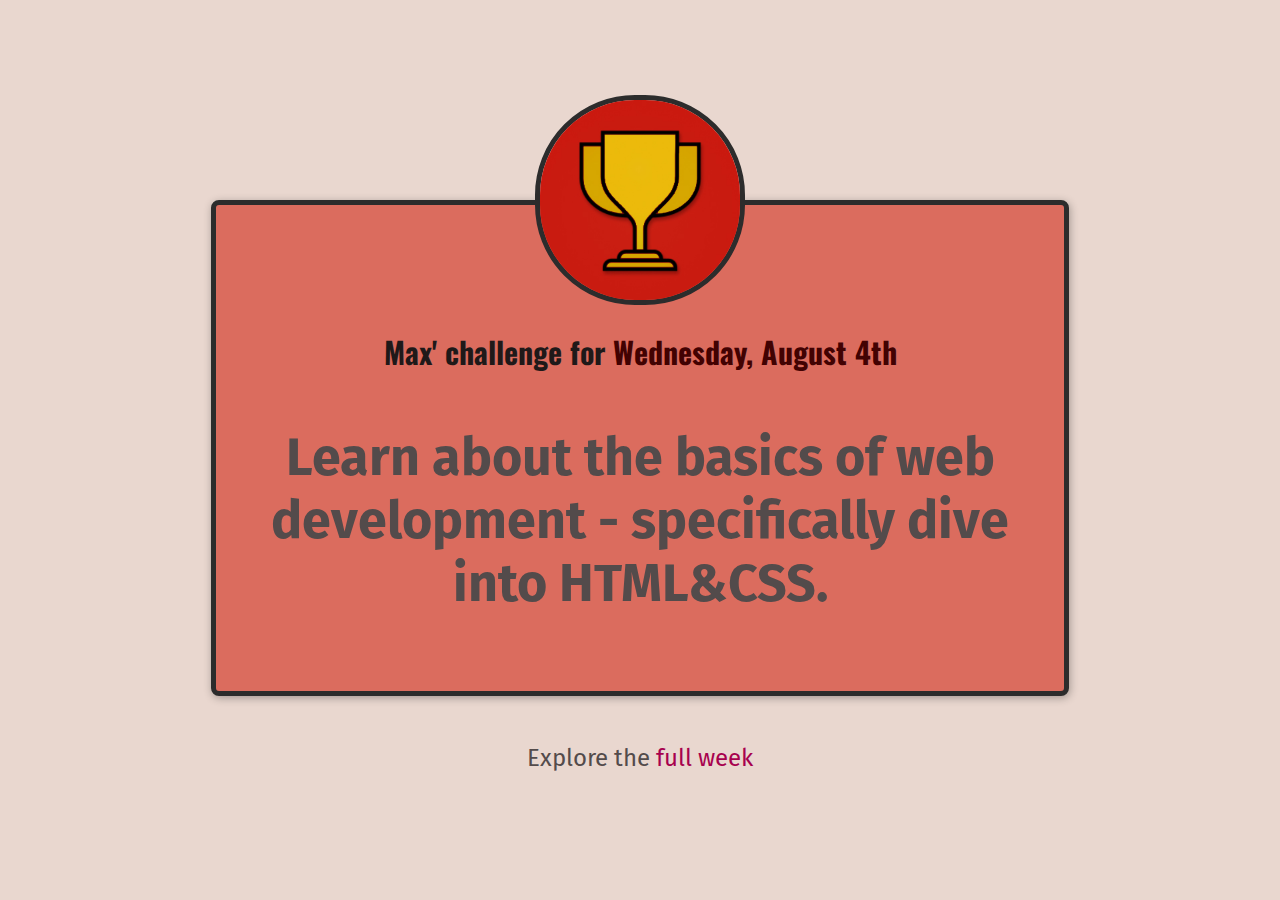
<file: index.html>
<!DOCTYPE html>
<html lang="en">
  <head>
    <meta charset="UTF-8" />
    <meta name="viewport" content="width=device-width, initial-scale=1.0" />
    <title>My Daily Challenge</title>
    <link rel="icon" href="images/favicon.ico" type="image/x-icon">
    <link rel="stylesheet" href="styles/shared.css" />
    <link rel="stylesheet" href="styles/styles.css" />
    <link rel="preconnect" href="https://fonts.googleapis.com" />
    <link rel="preconnect" href="https://fonts.gstatic.com" crossorigin />
    <link rel="preconnect" href="https://fonts.googleapis.com" />
    <link rel="preconnect" href="https://fonts.gstatic.com" crossorigin />
    <link
      href="https://fonts.googleapis.com/css2?family=Fira+Sans:wght@400;700&family=Open+Sans:wght@400;700&family=Oswald:wght@700&display=swap"
      rel="stylesheet"
    />
  </head>
  <body>
    
    <main>
      <img src="images/challenges-trophy.jpg" alt="A trophy" />
      <h1>Max' challenge for <span>Wednesday, August 4th</span></h1>
      <p id="todays-challenge">
        Learn about the basics of web development - specifically dive into
        HTML&CSS.
      </p>
    </main>
    <footer>
      <p>
        Explore the
        <a href="full-week.html">full week</a>
      </p>
    </footer>
  </body>
</html>
</file>
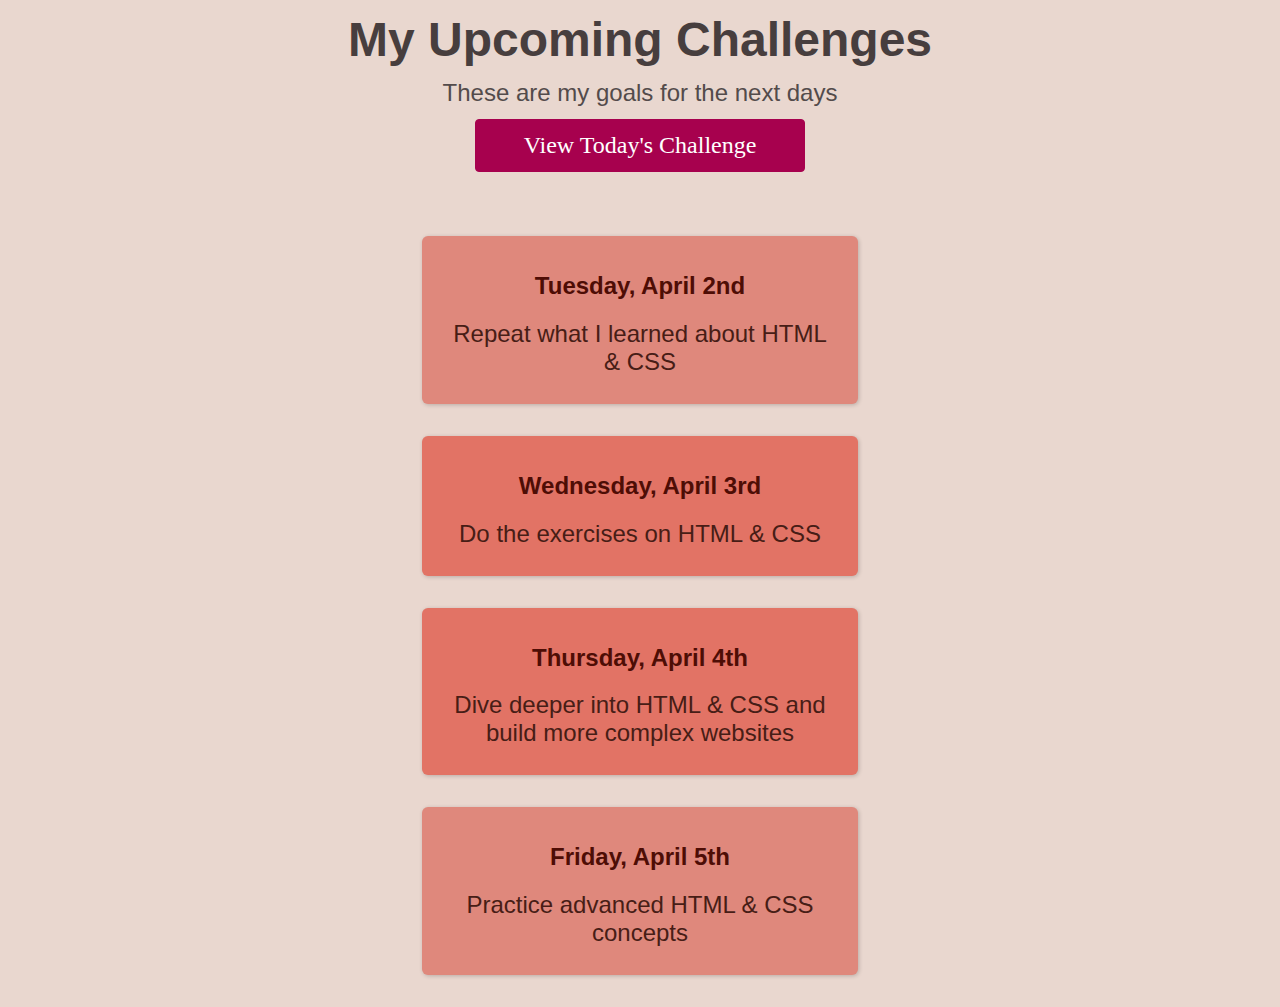
<file: full-week.html>
<!DOCTYPE html>
<html lang="en">
  <head>
    <meta charset="UTF-8" />
    <meta name="viewport" content="width=device-width, initial-scale=1.0" />
    <title>My Upcoming Challenges</title>
    <link rel="stylesheet" href="styles/shared.css" />
    <link rel="stylesheet" href="styles/full-week.css" />
    <link rel="icon" href="images/favicon.ico" type="image/x-icon">
  </head>
  <body>
    <header>
      <h1>My Upcoming Challenges</h1>
      <p id="description">These are my goals for the next days</p>
      <a href="index.html">View Today's Challenge</a>
    </header>
    <main>
      <ol>
        <li>
          <h2>Tuesday, April 2nd</h2>
          <p>Repeat what I learned about HTML & CSS</p>
        </li>
        <li class="highlight-goal">
          <h2>Wednesday, April 3rd</h2>
          <p>Do the exercises on HTML & CSS</p>
        </li>
        <li class="highlight-goal">
          <h2>Thursday, April 4th</h2>
          <p>Dive deeper into HTML & CSS and build more complex websites</p>
        </li>
        <li>
          <h2>Friday, April 5th</h2>
          <p>Practice advanced HTML & CSS concepts</p>
        </li>
      </ol>
    </main>
  </body>
</html>
</file>
<file: styles/shared.css>
body {
  text-align: center;
  background-color: rgb(233, 215, 207);
}

h1 {
  font-family: "oswald", sans-serif;
  color: rgb(83, 75, 75);
}
p {
  font-family: "Fira sans", sans-serif;
  color: rgb(83, 75, 75);
  font-size: 24px;
}
a {
  color: rgb(167, 1, 78);
  text-decoration: none;
}

a:hover {
  text-decoration: underline;
}
</file>
<file: styles/styles.css>
body {
  margin: 50px;
}
#todays-challenge {
    color: rgb(83, 75, 75);
    font-weight: bold;
    font-size: 52px;
  }

  img {
    width: 200px;
    height: 200px;
    border-radius: 100px;
    border: 5px solid rgb(44, 44, 44);
    margin-top: -134px;
  }

  main {
    width: 800px;
    margin: 200px auto 72px auto;
    border: 5px solid rgb(44, 44, 44);
    border-radius: 8px;
    box-shadow: 1px 2px 8px rgba(0, 0, 0, 0.3);
    background-color: rgb(219, 108, 94);
    margin-bottom: 48px;
    padding: 24px;
  }

  main h1 {
    font-size: 30px;
    color: rgb(31, 25, 25);
  }

  main h1 span {
    color: rgb(66, 2, 2);
  }
</file>
<file: styles/full-week.css>
header {
    margin-bottom: 64px;
}

h1 {
    font-size: 48px;
    color: rgb(71, 62, 62);
    margin: 12px 0;
}

#description {
    margin: 12px;
}

/* header p {
    margin-bottom: 36px;
} */

a {
    background-color: rgb(167, 1, 78);
    border: 1px solid rgb(167, 1, 78);
    color: white;
    border-radius: 4px;
    font-size: 24px;
    padding: 12px 48px;
    display: inline-block;
    margin: 0;
}

a:hover {
    text-decoration: none;
    background-color: rgb(180, 12, 90);
}


ol {
    list-style: none;
    padding: 0;
    width: 500px;
    margin: 36px auto 0 auto;
}

li {
    background-color: rgb(223, 136, 124);
    border-radius: 6px;
    margin: 32px;
    padding: 16px;
    box-shadow: 1px 1px 4px rgba(0, 0, 0, 0.2);
}

h2 {
    color: rgb(78, 13, 5);
    font-family: 'Oswald', sans-serif;
}

main p {
    margin: 12px;
    color: rgb(71, 29, 22);
}

.highlight-goal {
    background-color: rgb(226, 115, 101);
}
</file>
